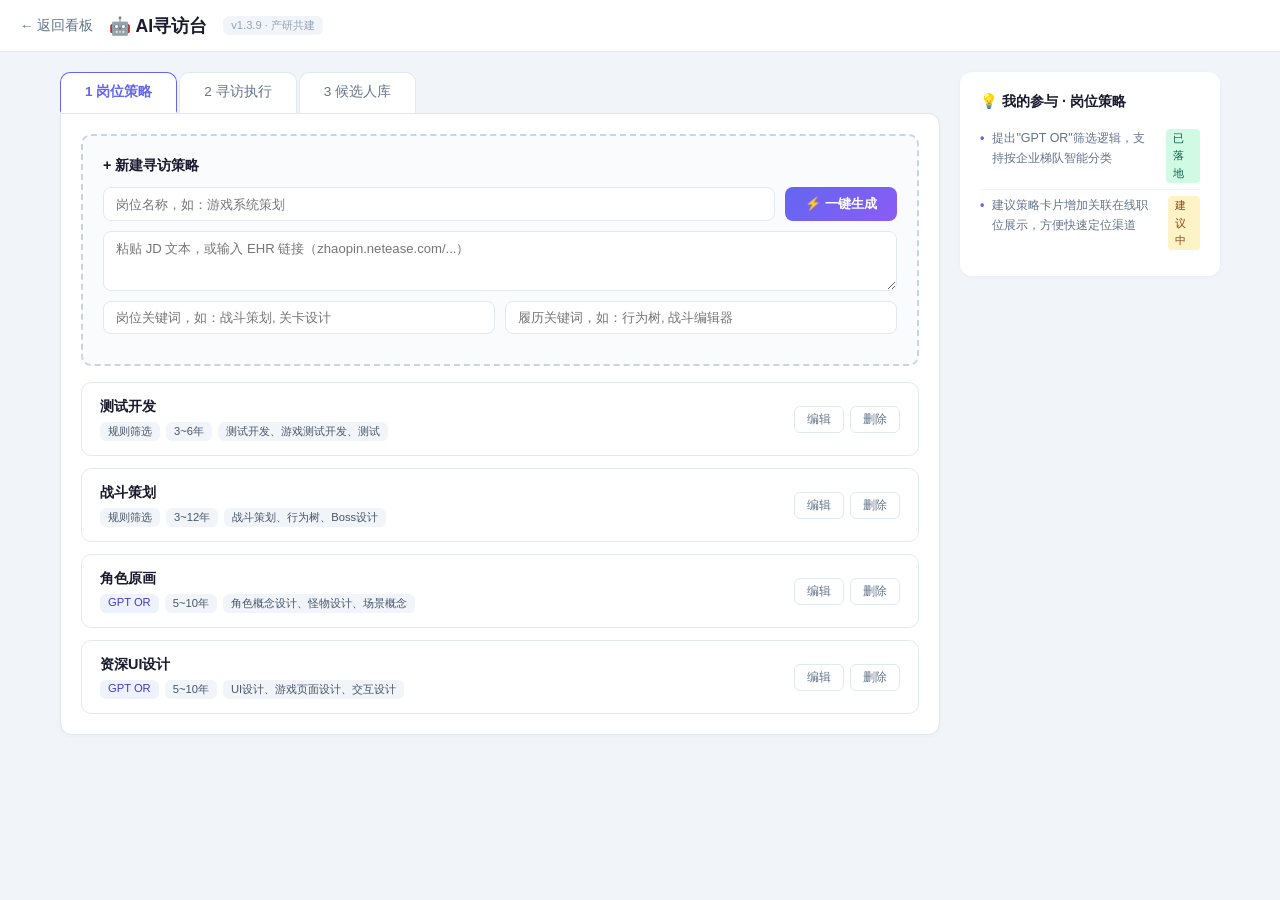
<file: platform.html>
<!DOCTYPE html>
<html lang="zh-CN">
<head>
  <meta charset="UTF-8">
  <meta name="viewport" content="width=device-width, initial-scale=1.0">
  <title>AI寻访台 · 沈婧怡</title>
  <style>
    *,*::before,*::after{box-sizing:border-box;margin:0;padding:0}
    body{font-family:-apple-system,BlinkMacSystemFont,'PingFang SC','Microsoft YaHei',sans-serif;background:#f1f5f9;color:#1a1a2e;min-height:100vh}
    .topbar{background:#fff;border-bottom:1px solid #e2e8f0;padding:0 20px;display:flex;align-items:center;height:52px;gap:16px;position:sticky;top:0;z-index:10}
    .topbar a{text-decoration:none;color:#64748b;font-size:.85rem;display:flex;align-items:center;gap:4px}
    .topbar a:hover{color:#6366f1}
    .topbar h1{font-size:1.1rem;font-weight:700}
    .topbar .ver{font-size:.7rem;color:#94a3b8;background:#f1f5f9;padding:2px 8px;border-radius:6px}

    .layout{display:grid;grid-template-columns:1fr 260px;gap:20px;max-width:1200px;margin:20px auto;padding:0 20px}

    /* Tabs */
    .tabs{display:flex;gap:0;margin-bottom:0}
    .tab{padding:10px 24px;background:#fff;border:1px solid #e2e8f0;border-bottom:none;font-size:.85rem;cursor:pointer;color:#64748b;border-radius:10px 10px 0 0;margin-right:2px;transition:all .15s}
    .tab:hover{color:#6366f1}
    .tab.active{background:#fff;color:#6366f1;font-weight:700;border-color:#6366f1;border-bottom:2px solid #fff;position:relative;z-index:1}

    /* Main panel */
    .main-panel{background:#fff;border:1px solid #e2e8f0;border-radius:0 12px 12px 12px;overflow:hidden;box-shadow:0 1px 4px rgba(0,0,0,.04)}
    .panel-content{padding:20px}
    .panel-content.hidden{display:none}

    /* Sidebar */
    .sidebar{position:sticky;top:72px}
    .sb-card{background:#fff;border-radius:12px;padding:20px;box-shadow:0 1px 4px rgba(0,0,0,.04);margin-bottom:16px}
    .sb-card h3{font-size:.9rem;font-weight:700;margin-bottom:12px;display:flex;align-items:center;gap:6px}
    .sb-item{display:flex;gap:8px;font-size:.78rem;color:#64748b;line-height:1.6;padding:6px 0;border-bottom:1px solid #f1f5f9}
    .sb-item:last-child{border-bottom:none}
    .sb-dot{color:#6366f1;font-weight:700;flex-shrink:0}
    .sb-tag{display:inline-block;font-size:.68rem;padding:1px 7px;border-radius:4px;margin-left:4px}
    .sb-tag.done{background:#d1fae5;color:#065f46}
    .sb-tag.wip{background:#fef3c7;color:#92400e}

    /* Tab 1: Strategy Cards */
    .strategy-cards{display:flex;flex-direction:column;gap:12px}
    .sc-card{border:1px solid #e2e8f0;border-radius:10px;padding:14px 18px;display:flex;justify-content:space-between;align-items:center}
    .sc-card:hover{border-color:#c7d2fe}
    .sc-left{flex:1}
    .sc-name{font-weight:700;font-size:.9rem;margin-bottom:6px}
    .sc-tags{display:flex;gap:6px;flex-wrap:wrap}
    .sc-tags span{font-size:.7rem;padding:2px 8px;border-radius:6px;background:#f1f5f9;color:#475569}
    .sc-tags .gpt-tag{background:#eef2ff;color:#4338ca}
    .sc-right{display:flex;gap:6px}
    .sc-btn{padding:4px 12px;border-radius:6px;font-size:.75rem;cursor:pointer;border:1px solid #e2e8f0;background:#fff;color:#64748b}
    .sc-btn.edit:hover{border-color:#6366f1;color:#6366f1}
    .sc-btn.danger:hover{border-color:#ef4444;color:#ef4444}

    /* Tab 1: New Strategy Form */
    .form-card{border:2px dashed #cbd5e1;border-radius:10px;padding:20px;margin-bottom:16px;background:#fafbfc}
    .form-card h4{font-size:.9rem;font-weight:700;margin-bottom:12px}
    .form-row{display:flex;gap:10px;margin-bottom:10px;flex-wrap:wrap}
    .form-row input,.form-row textarea{border:1px solid #e2e8f0;border-radius:8px;padding:8px 12px;font-size:.82rem;font-family:inherit;flex:1;min-width:150px}
    .form-row textarea{height:60px;resize:vertical}
    .btn-primary{padding:8px 20px;background:linear-gradient(135deg,#6366f1,#8b5cf6);color:#fff;border:none;border-radius:8px;font-weight:600;font-size:.82rem;cursor:pointer}
    .btn-primary:hover{opacity:.9}

    /* Tab 2: Task Execution */
    .task-section{margin-bottom:20px}
    .task-section h4{font-size:.85rem;font-weight:700;margin-bottom:10px;color:#475569}
    .task-log{border:1px solid #e2e8f0;border-radius:10px;overflow:hidden}
    .task-row{display:flex;align-items:center;gap:10px;padding:10px 14px;border-bottom:1px solid #f1f5f9;font-size:.8rem}
    .task-row:last-child{border-bottom:none}
    .task-dot{width:8px;height:8px;border-radius:50%;flex-shrink:0}
    .task-dot.done{background:#10b981}
    .task-dot.running{background:#6366f1;animation:pulse2 1.5s infinite}
    .task-dot.queued{background:#cbd5e1}
    @keyframes pulse2{0%,100%{opacity:1}50%{opacity:.4}}
    .task-time{color:#94a3b8;white-space:nowrap;min-width:70px}
    .task-detail{flex:1;color:#475569}
    .task-status{font-weight:600;white-space:nowrap}
    .task-status.ok{color:#10b981}.task-status.prog{color:#6366f1}.task-status.wait{color:#94a3b8}

    /* Tab 3: Candidate Library */
    .cl-toolbar{display:flex;gap:6px;flex-wrap:wrap;margin-bottom:12px}
    .cl-chip{padding:4px 12px;border-radius:14px;font-size:.75rem;border:1px solid #e2e8f0;background:#fff;color:#64748b;cursor:pointer}
    .cl-chip.active{background:#6366f1;color:#fff;border-color:#6366f1}
    .cl-stats{display:flex;gap:12px;margin-bottom:12px;font-size:.75rem;flex-wrap:wrap}
    .cl-stats span{padding:2px 8px;border-radius:6px}
    .cl-stat-blue{background:#eef2ff;color:#4338ca}
    .cl-stat-green{background:#d1fae5;color:#065f46}
    .cl-stat-gray{background:#f1f5f9;color:#64748b}
    .cl-cards{display:flex;flex-direction:column;gap:8px}
    .cl-card{border:1px solid #e2e8f0;border-radius:10px;padding:12px 14px;display:flex;align-items:center;gap:12px}
    .cl-avatar{width:36px;height:36px;border-radius:8px;background:#eef2ff;display:flex;align-items:center;justify-content:center;font-weight:700;color:#4338ca;font-size:.85rem;flex-shrink:0}
    .cl-info{flex:1;min-width:0}
    .cl-info .cl-name{font-weight:600;font-size:.85rem}
    .cl-info .cl-meta{font-size:.72rem;color:#94a3b8;white-space:nowrap;overflow:hidden;text-overflow:ellipsis}
    .cl-actions{display:flex;gap:6px;flex-shrink:0}
    .cl-action{padding:3px 10px;border-radius:6px;font-size:.7rem;cursor:pointer;border:1px solid #e2e8f0;background:#fff;color:#64748b}
    .cl-action.greet{background:#6366f1;color:#fff;border:none}

    /* 一键招呼 batch animation */
    .cl-card.greeting{background:#eef2ff;border-color:#c7d2fe;transition:all .3s}
    .cl-card.greeted{background:#f0fdf4;border-color:#bbf7d0}
    .batch-toast{background:#f0fdf4;border:1px solid#bbf7d0;padding:10px 14px;border-radius:8px;font-size:.8rem;color:#065f46;margin-top:12px;display:none;animation:slideUp .3s}
    @keyframes slideUp{from{opacity:0;transform:translateY(6px)}to{opacity:1;transform:translateY(0)}}

    /* Source badges */
    .src-tag{font-size:.65rem;padding:1px 6px;border-radius:3px}
    .src-tag.mm{background:#eef2ff;color:#4338ca}
    .src-tag.ehr{background:#fef3c7;color:#92400e}
    .src-tag.boss{background:#fce7f3;color:#9d174d}

    @media(max-width:768px){.layout{grid-template-columns:1fr}.sidebar{position:static}}
  </style>
</head>
<body>
<div class="topbar">
  <a href="index.html">← 返回看板</a>
  <h1>🤖 AI寻访台</h1>
  <span class="ver">v1.3.9 · 产研共建</span>
</div>

<div class="layout">
  <div>
    <!-- Tabs -->
    <div class="tabs">
      <div class="tab active" data-tab="strategy" onclick="switchTab('strategy')">1 岗位策略</div>
      <div class="tab" data-tab="exec" onclick="switchTab('exec')">2 寻访执行</div>
      <div class="tab" data-tab="library" onclick="switchTab('library')">3 候选人库</div>
    </div>

    <div class="main-panel">
      <!-- Tab 1: 岗位策略 -->
      <div class="panel-content" id="panel-strategy">
        <div class="form-card">
          <h4>+ 新建寻访策略</h4>
          <div class="form-row">
            <input type="text" placeholder="岗位名称，如：游戏系统策划" />
            <button class="btn-primary" onclick="alert('🎯 实际平台支持一键生成策略，配置JD后自动提取关键词和筛选条件')">⚡ 一键生成</button>
          </div>
          <div class="form-row">
            <textarea placeholder="粘贴 JD 文本，或输入 EHR 链接（zhaopin.netease.com/...）"></textarea>
          </div>
          <div class="form-row">
            <input type="text" placeholder="岗位关键词，如：战斗策划, 关卡设计" style="flex:2" />
            <input type="text" placeholder="履历关键词，如：行为树, 战斗编辑器" style="flex:2" />
          </div>
        </div>
        <div class="strategy-cards">
          <div class="sc-card"><div class="sc-left"><div class="sc-name">测试开发</div><div class="sc-tags"><span>规则筛选</span><span>3~6年</span><span>测试开发、游戏测试开发、测试</span></div></div><div class="sc-right"><button class="sc-btn edit">编辑</button><button class="sc-btn danger">删除</button></div></div>
          <div class="sc-card"><div class="sc-left"><div class="sc-name">战斗策划</div><div class="sc-tags"><span>规则筛选</span><span>3~12年</span><span>战斗策划、行为树、Boss设计</span></div></div><div class="sc-right"><button class="sc-btn edit">编辑</button><button class="sc-btn danger">删除</button></div></div>
          <div class="sc-card"><div class="sc-left"><div class="sc-name">角色原画</div><div class="sc-tags"><span class="gpt-tag">GPT OR</span><span>5~10年</span><span>角色概念设计、怪物设计、场景概念</span></div></div><div class="sc-right"><button class="sc-btn edit">编辑</button><button class="sc-btn danger">删除</button></div></div>
          <div class="sc-card"><div class="sc-left"><div class="sc-name">资深UI设计</div><div class="sc-tags"><span class="gpt-tag">GPT OR</span><span>5~10年</span><span>UI设计、游戏页面设计、交互设计</span></div></div><div class="sc-right"><button class="sc-btn edit">编辑</button><button class="sc-btn danger">删除</button></div></div>
        </div>
      </div>

      <!-- Tab 2: 寻访执行 -->
      <div class="panel-content hidden" id="panel-exec">
        <button class="btn-primary" style="margin-bottom:16px">+ 新建寻访任务</button>
        <div class="task-section">
          <h4>📋 任务队列</h4>
          <div class="task-log">
            <div class="task-row"><div class="task-dot queued"></div><div class="task-time">待执行</div><div class="task-detail">🎯 测试开发 · Boss牛人搜索 · 目标200人</div><div class="task-status wait">等待中</div></div>
            <div class="task-row"><div class="task-dot queued"></div><div class="task-time">待执行</div><div class="task-detail">🎯 战斗策划 · 脉脉搜索 · 目标150人</div><div class="task-status wait">等待中</div></div>
          </div>
        </div>
        <div class="task-section">
          <h4>📜 执行记录</h4>
          <div class="task-log">
            <div class="task-row"><div class="task-dot done"></div><div class="task-time">07-21 14:17</div><div class="task-detail">✅ EHR搜索 完成 (资深UI, 目标200人)</div><div class="task-status ok">完成</div></div>
            <div class="task-row"><div class="task-dot running"></div><div class="task-time">07-21 14:15</div><div class="task-detail">▶️ EHR搜索 开始 (测试开发, 目标200人) · 已抓取152人</div><div class="task-status prog">运行中</div></div>
          </div>
        </div>
      </div>

      <!-- Tab 3: 候选人库 -->
      <div class="panel-content hidden" id="panel-library">
        <div class="cl-toolbar" id="cl-toolbar">
          <span class="cl-chip active" data-filter="all">全部 206</span>
          <span class="cl-chip" data-filter="ehr">EHR人才库 152</span>
          <span class="cl-chip" data-filter="mm">脉脉搜索 54</span>
        </div>
        <div class="cl-stats">
          <span class="cl-stat-blue">总人数 206</span>
          <span class="cl-stat-green">合格 192</span>
          <span class="cl-stat-gray">已打招呼 4</span>
          <span class="cl-stat-gray">有手机号 139</span>
          <span class="cl-stat-gray">已匹配EHR 158</span>
        </div>
        <div style="display:flex;gap:8px;margin-bottom:12px">
          <button class="btn-primary" onclick="batchGreet()">⚡ 一键招呼</button>
          <button class="sc-btn" style="font-size:.78rem" onclick="document.querySelectorAll('.cl-card').forEach(c=>{c.classList.remove('greeted','greeting');c.querySelector('.cl-action.greet').textContent='打招呼'})">↺ 重置</button>
        </div>
        <div class="cl-cards" id="cl-cards">
          <div class="cl-card" data-src="mm">
            <div class="cl-avatar">李</div>
            <div class="cl-info"><div class="cl-name">李先生 <span class="src-tag mm">脉脉</span></div><div class="cl-meta">字节跳动 | 测试开发工程师 | 西安 | 2025.10至今</div></div>
            <div class="cl-actions"><button class="cl-action greet" onclick="singleGreet(this)">打招呼</button></div>
          </div>
          <div class="cl-card" data-src="ehr">
            <div class="cl-avatar">张</div>
            <div class="cl-info"><div class="cl-name">张女士 <span class="src-tag ehr">EHR</span></div><div class="cl-meta">米哈游 | 游戏测试开发 | 上海 | 2024.03至今</div></div>
            <div class="cl-actions"><button class="cl-action greet" onclick="singleGreet(this)">打招呼</button></div>
          </div>
          <div class="cl-card" data-src="mm">
            <div class="cl-avatar">王</div>
            <div class="cl-info"><div class="cl-name">王先生 <span class="src-tag mm">脉脉</span></div><div class="cl-meta">腾讯 | 高级测试工程师 | 深圳 | 2023.08至今</div></div>
            <div class="cl-actions"><button class="cl-action greet" onclick="singleGreet(this)">打招呼</button></div>
          </div>
          <div class="cl-card" data-src="ehr">
            <div class="cl-avatar">赵</div>
            <div class="cl-info"><div class="cl-name">赵女士 <span class="src-tag ehr">EHR</span></div><div class="cl-meta">莉莉丝 | 测试开发 | 杭州 | 2024.06至今</div></div>
            <div class="cl-actions"><button class="cl-action greet" onclick="singleGreet(this)">打招呼</button></div>
          </div>
          <div class="cl-card" data-src="mm">
            <div class="cl-avatar">陈</div>
            <div class="cl-info"><div class="cl-name">陈先生 <span class="src-tag mm">脉脉</span></div><div class="cl-meta">库洛 | 游戏测试工程师 | 广州 | 2023.01至今</div></div>
            <div class="cl-actions"><button class="cl-action greet" onclick="singleGreet(this)">打招呼</button></div>
          </div>
        </div>
        <div class="batch-toast" id="batch-toast"></div>
      </div>
    </div>
  </div>

  <!-- Right Sidebar: 我的参与 -->
  <aside class="sidebar" id="sidebar">
    <div class="sb-card" id="sb-strategy">
      <h3>💡 我的参与 · 岗位策略</h3>
      <div class="sb-item"><span class="sb-dot">•</span>提出"GPT OR"筛选逻辑，支持按企业梯队智能分类<span class="sb-tag done">已落地</span></div>
      <div class="sb-item"><span class="sb-dot">•</span>建议策略卡片增加关联在线职位展示，方便快速定位渠道<span class="sb-tag wip">建议中</span></div>
    </div>
    <div class="sb-card" id="sb-exec" style="display:none">
      <h3>💡 我的参与 · 寻访执行</h3>
      <div class="sb-item"><span class="sb-dot">•</span>推动任务队列可视化，增强执行进度实时感知<span class="sb-tag done">已落地</span></div>
      <div class="sb-item"><span class="sb-dot">•</span>建议增加失败重试机制与异常告警<span class="sb-tag wip">建议中</span></div>
    </div>
    <div class="sb-card" id="sb-library" style="display:none">
      <h3>💡 我的参与 · 候选人库</h3>
      <div class="sb-item"><span class="sb-dot">•</span>提出一键批量打招呼需求并输出需求文档，已上线<span class="sb-tag done">已落地</span></div>
      <div class="sb-item"><span class="sb-dot">•</span>建议增加"不看已忽略"等高级筛选条件<span class="sb-tag done">已落地</span></div>
      <div class="sb-item"><span class="sb-dot">•</span>反馈卡片视图信息密度优化建议<span class="sb-tag wip">建议中</span></div>
      <div class="sb-item"><span class="sb-dot">•</span>建议候选人增加"AI使用情况"标注字段<span class="sb-tag wip">建议中</span></div>
    </div>
  </aside>
</div>

<script>
function switchTab(name) {
  document.querySelectorAll('.tab').forEach(t => t.classList.remove('active'));
  document.querySelector('.tab[data-tab="' + name + '"]').classList.add('active');
  document.querySelectorAll('.panel-content').forEach(p => p.classList.add('hidden'));
  document.getElementById('panel-' + name).classList.remove('hidden');

  // Update sidebar
  ['strategy','exec','library'].forEach(s => {
    document.getElementById('sb-' + s).style.display = (s === name) ? '' : 'none';
  });
}

function singleGreet(btn) {
  const card = btn.closest('.cl-card');
  card.classList.add('greeting');
  setTimeout(() => {
    card.classList.remove('greeting');
    card.classList.add('greeted');
    btn.textContent = '✓ 已招呼';
    btn.style.background = '#10b981';
    updateGreetCount();
  }, 600);
}

function batchGreet() {
  const cards = document.querySelectorAll('#cl-cards .cl-card:not(.greeted)');
  if (cards.length === 0) { alert('所有人都已打过招呼了~'); return; }

  const toast = document.getElementById('batch-toast');
  toast.style.display = 'none';

  cards.forEach((card, i) => {
    setTimeout(() => {
      card.classList.add('greeting');
      setTimeout(() => {
        card.classList.remove('greeting');
        card.classList.add('greeted');
        const btn = card.querySelector('.cl-action.greet');
        if (btn) { btn.textContent = '✓ 已招呼'; btn.style.background = '#10b981'; }
        updateGreetCount();
        if (i === cards.length - 1) {
          toast.style.display = 'block';
          toast.innerHTML = '<strong>🎉 一键招呼完成！</strong> 已批量触达 ' + cards.length + ' 名候选人。实际平台支持同时打招呼200+人。';
        }
      }, 500);
    }, i * 400);
  });
}

function updateGreetCount() {
  const greeted = document.querySelectorAll('#cl-cards .cl-card.greeted').length;
  const stats = document.querySelector('#panel-library .cl-stats');
  const sp = stats.querySelectorAll('span');
  if (sp.length >= 2) sp[2].textContent = '已打招呼 ' + greeted;
}

// Filter chips
document.getElementById('cl-toolbar').addEventListener('click', function(e) {
  if (!e.target.classList.contains('cl-chip')) return;
  document.querySelectorAll('#cl-toolbar .cl-chip').forEach(c => c.classList.remove('active'));
  e.target.classList.add('active');
  const filter = e.target.dataset.filter;
  document.querySelectorAll('#cl-cards .cl-card').forEach(card => {
    card.style.display = (filter === 'all' || card.dataset.src === filter) ? '' : 'none';
  });
});

// Initial sidebar state
document.getElementById('sb-exec').style.display = 'none';
document.getElementById('sb-library').style.display = 'none';
</script>
</body>
</html>
</file>
